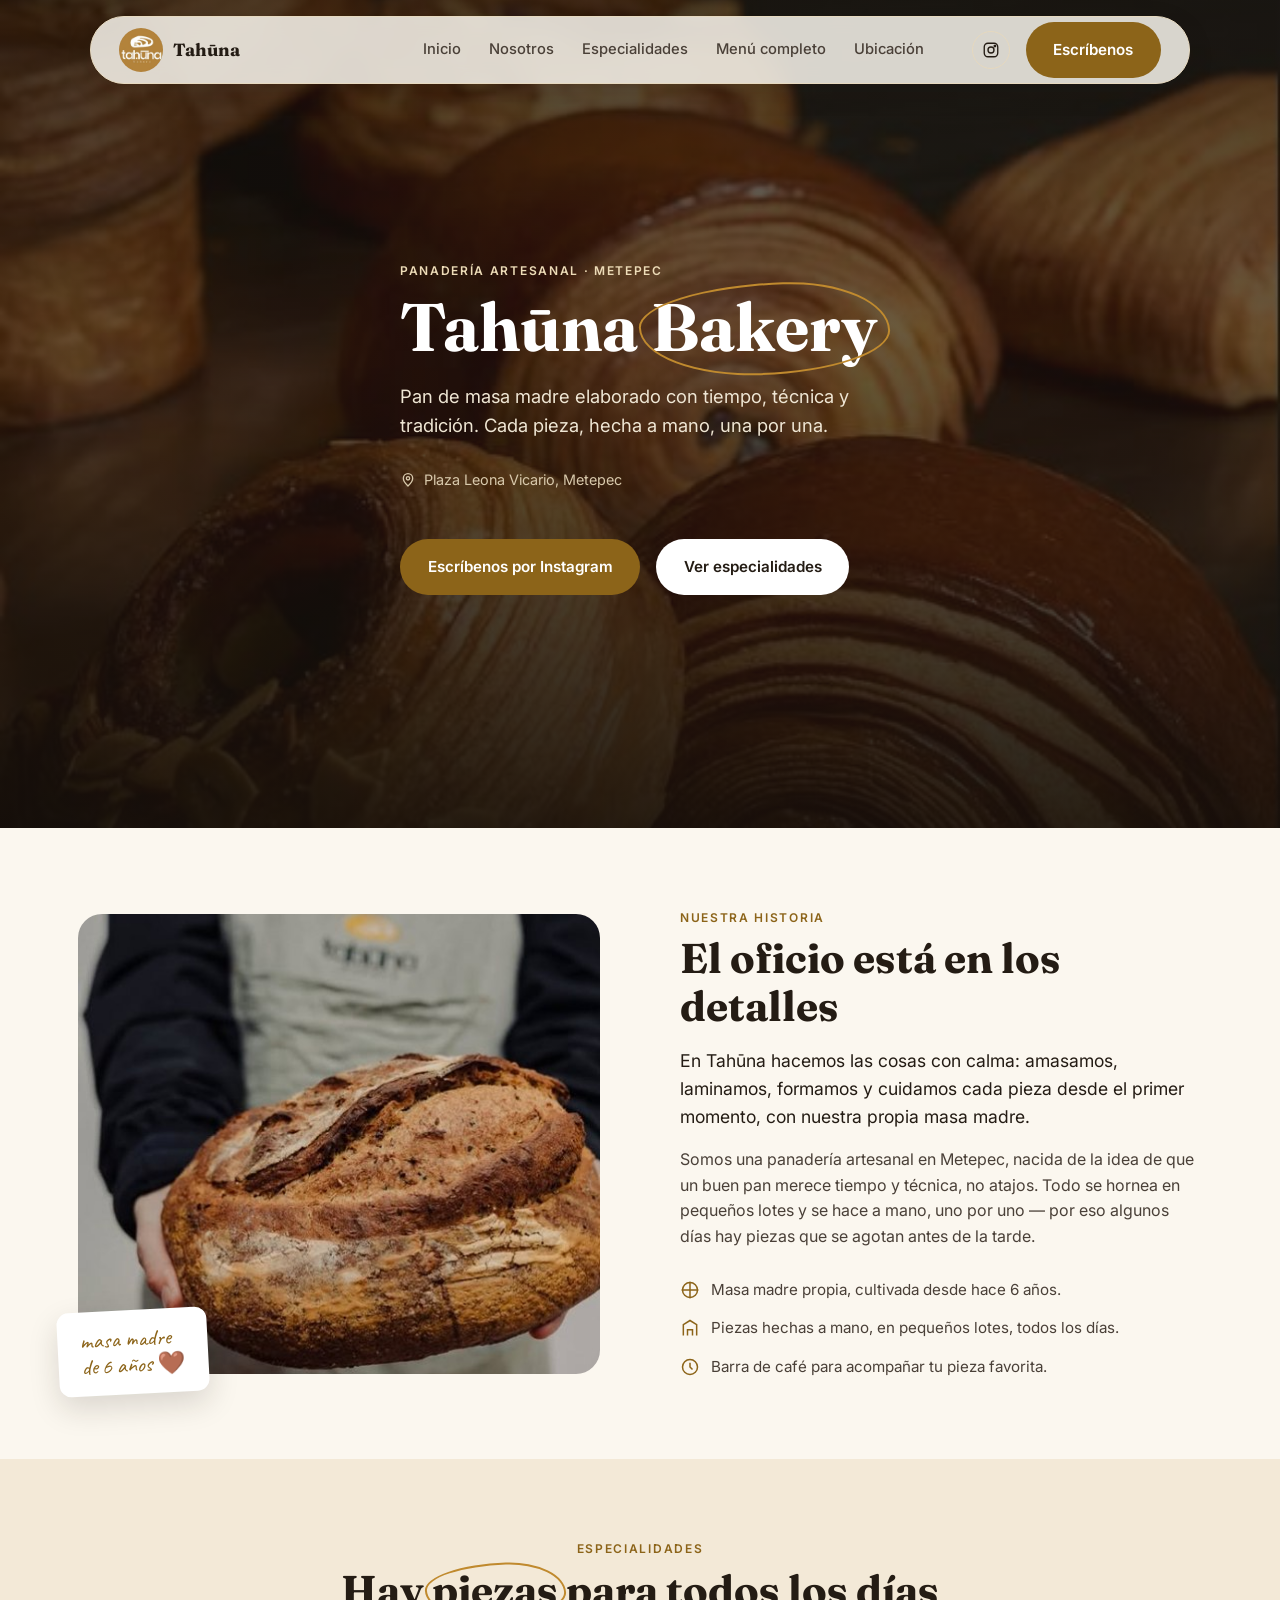
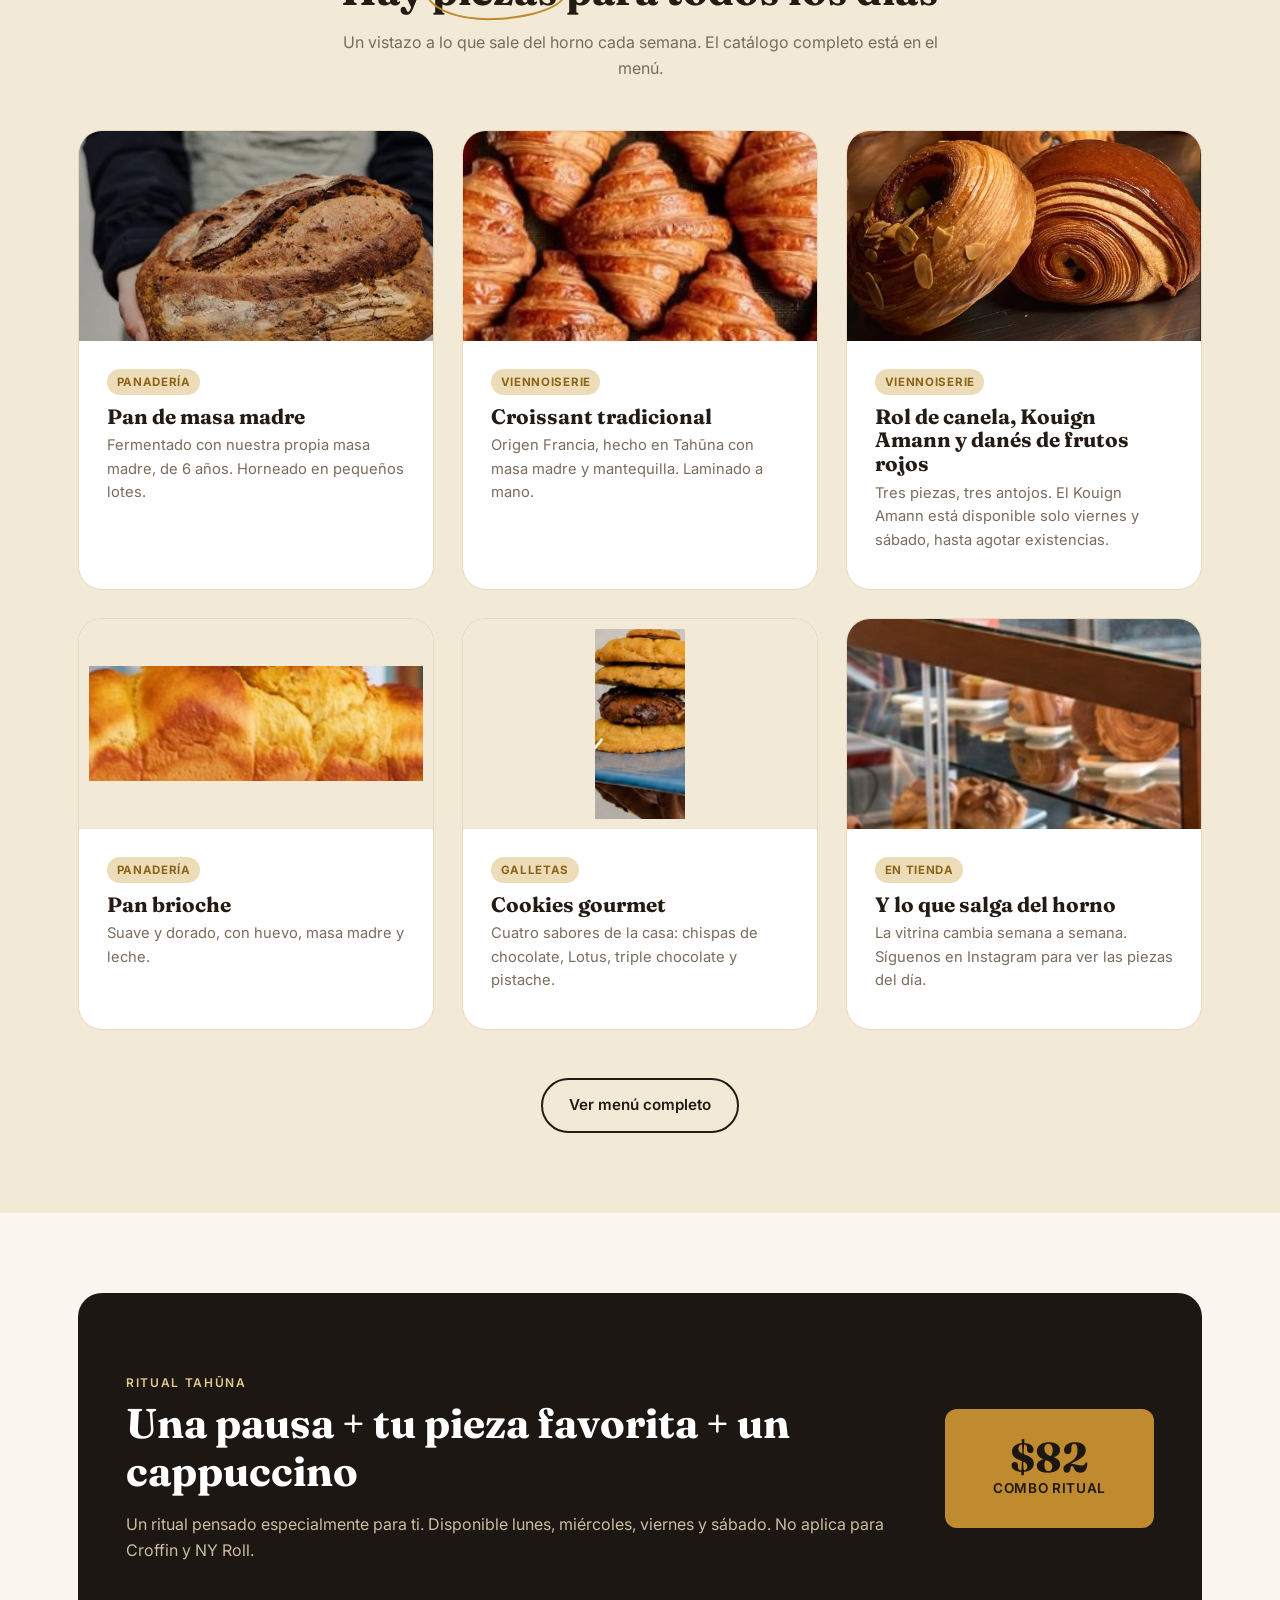
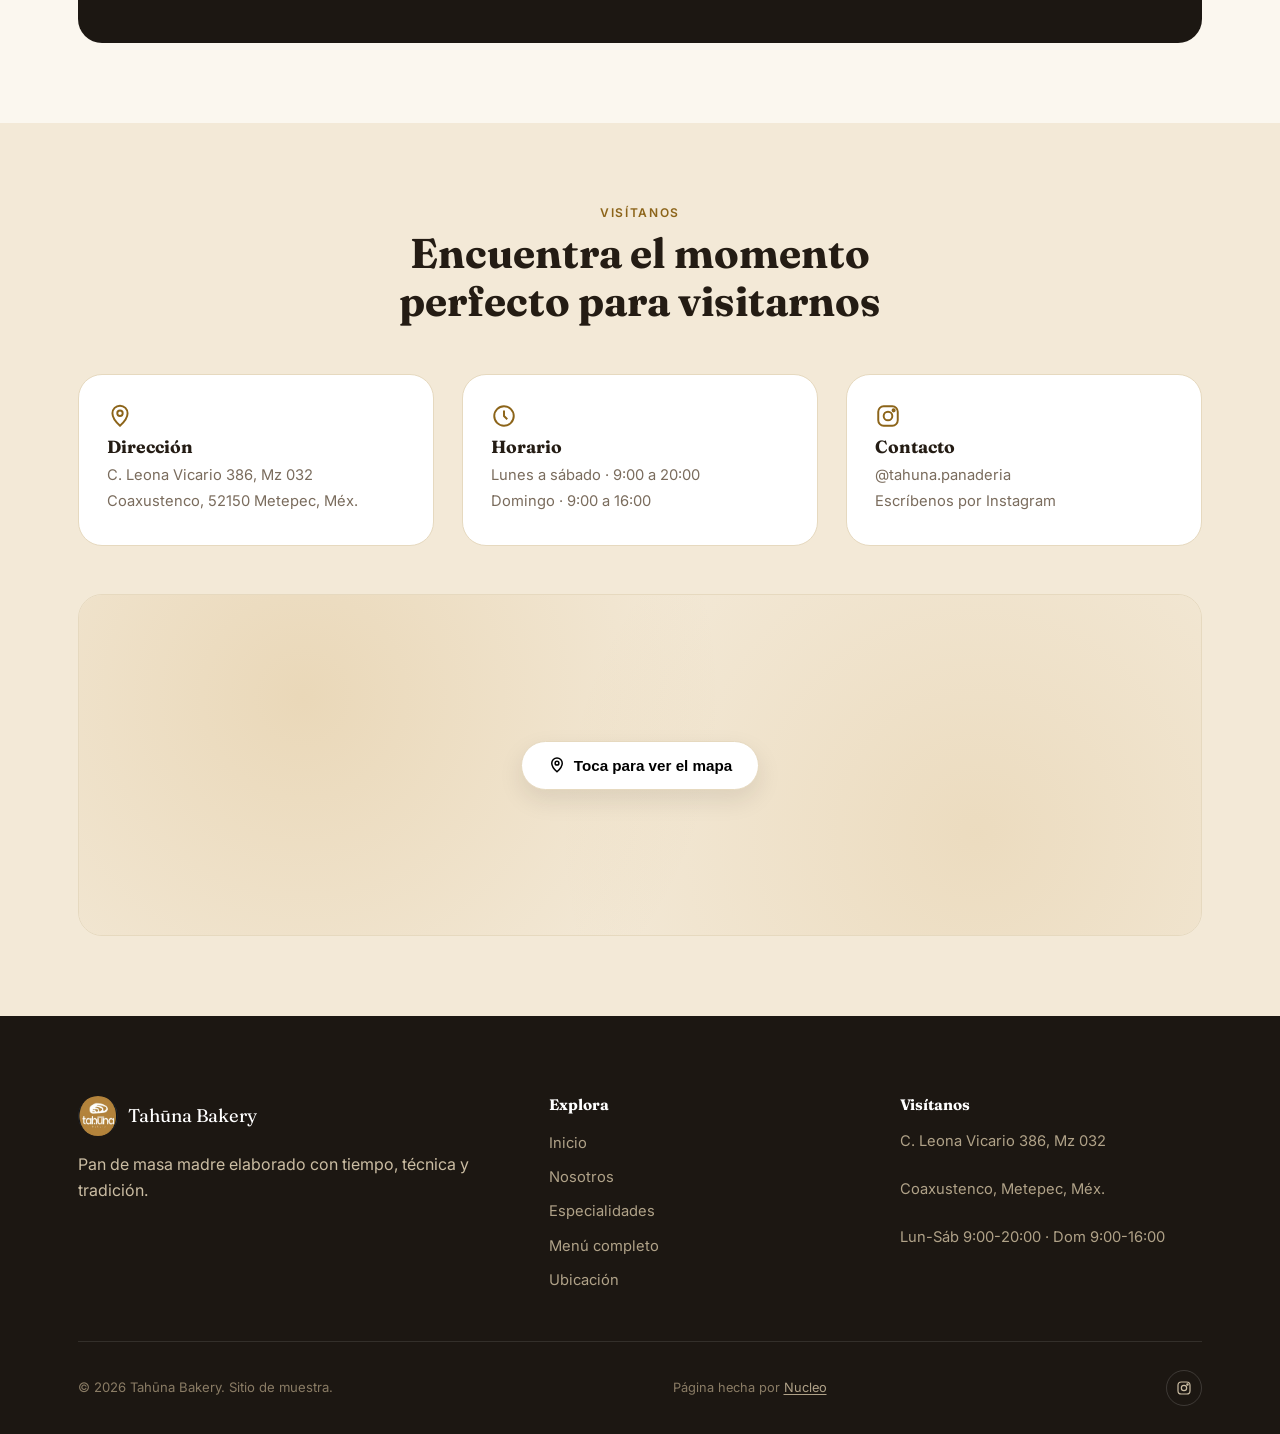
<file: index.html>
<meta charset="UTF-8">
<meta name="viewport" content="width=device-width, initial-scale=1.0">
<title>Tahūna Bakery — Panadería de Masa Madre en Metepec</title>

<link rel="preconnect" href="https://fonts.googleapis.com">
<link rel="preconnect" href="https://fonts.gstatic.com" crossorigin>
<link href="https://fonts.googleapis.com/css2?family=Fraunces:ital,wght@0,600;0,700;1,600&family=Inter:wght@400;500;600;700&family=Caveat:wght@600&display=swap" rel="stylesheet">

<meta name="description" content="Tahūna Bakery: pan de masa madre, viennoiserie y cookies artesanales hechos a mano en Plaza Leona Vicario, Metepec. Escríbenos por Instagram para pedidos.">

<link rel="canonical" href="https://tahuna-panaderia.a01771796.workers.dev/">

<meta property="og:type" content="website">
<meta property="og:site_name" content="Tahūna Bakery">
<meta property="og:title" content="Tahūna Bakery — Panadería de Masa Madre en Metepec">
<meta property="og:description" content="Pan de masa madre, viennoiserie y cookies artesanales hechos a mano en Metepec. Técnica y tradición en cada pieza.">
<meta property="og:url" content="https://tahuna-panaderia.a01771796.workers.dev/">
<meta property="og:image" content="https://tahuna-panaderia.a01771796.workers.dev/images/og-image.jpg">
<meta property="og:image:secure_url" content="https://tahuna-panaderia.a01771796.workers.dev/images/og-image.jpg">
<meta property="og:image:type" content="image/jpeg">
<meta property="og:image:width" content="1200">
<meta property="og:image:height" content="630">
<meta property="og:locale" content="es_MX">

<meta name="twitter:card" content="summary_large_image">
<meta name="twitter:title" content="Tahūna Bakery — Panadería de Masa Madre en Metepec">
<meta name="twitter:description" content="Pan de masa madre, viennoiserie y cookies artesanales hechos a mano en Metepec.">
<meta name="twitter:image" content="https://tahuna-panaderia.a01771796.workers.dev/images/og-image.jpg">

<link rel="icon" type="image/png" sizes="32x32" href="images/favicon-32.png">
<link rel="icon" type="image/png" sizes="64x64" href="images/favicon-64.png">
<link rel="apple-touch-icon" sizes="180x180" href="images/favicon-180.png">
<link rel="stylesheet" href="style.css">

<script type="application/ld+json">
{
  "@context": "https://schema.org",
  "@type": "Bakery",
  "name": "Tahūna Bakery",
  "image": "https://tahuna-panaderia.a01771796.workers.dev/images/og-image.jpg",
  "url": "https://tahuna-panaderia.a01771796.workers.dev/",
  "address": {
    "@type": "PostalAddress",
    "streetAddress": "C. Leona Vicario 386, Mz 032, Coaxustenco",
    "addressLocality": "Metepec",
    "addressRegion": "Estado de México",
    "postalCode": "52150",
    "addressCountry": "MX"
  },
  "geo": {
    "@type": "GeoCoordinates",
    "latitude": 19.2612492,
    "longitude": -99.6168241
  },
  "servesCuisine": ["Panadería", "Viennoiserie", "Café"],
  "openingHoursSpecification": [
    {
      "@type": "OpeningHoursSpecification",
      "dayOfWeek": ["Monday", "Tuesday", "Wednesday", "Thursday", "Friday", "Saturday"],
      "opens": "09:00",
      "closes": "20:00"
    },
    {
      "@type": "OpeningHoursSpecification",
      "dayOfWeek": ["Sunday"],
      "opens": "09:00",
      "closes": "16:00"
    }
  ],
  "sameAs": [
    "https://www.instagram.com/tahuna.panaderia/"
  ]
}
</script>

<body>

  <header class="site-header">
    <div class="container">
      <a href="#top" class="brand">
        <img src="images/logo.jpg" alt="Tahūna Bakery">
        <span>Tahūna</span>
      </a>

      <nav class="main-nav" id="main-nav">
        <ul class="nav-links">
          <li><a href="#top">Inicio</a></li>
          <li><a href="#nosotros">Nosotros</a></li>
          <li><a href="#catalogo">Especialidades</a></li>
          <li><a href="menu.html">Menú completo</a></li>
          <li><a href="#ubicacion">Ubicación</a></li>
        </ul>
        <div class="header-actions">
          <a class="social-icon" href="https://www.instagram.com/tahuna.panaderia/" target="_blank" rel="noopener" aria-label="Instagram de Tahūna Bakery">
            <svg viewBox="0 0 24 24" fill="none" stroke="currentColor" stroke-width="1.8"><rect x="3" y="3" width="18" height="18" rx="5"/><circle cx="12" cy="12" r="4"/><circle cx="17.2" cy="6.8" r="1"/></svg>
          </a>
          <a class="btn btn-primary" href="https://www.instagram.com/tahuna.panaderia/" target="_blank" rel="noopener">Escríbenos</a>
        </div>
      </nav>

      <button class="nav-toggle" id="nav-toggle" aria-expanded="false" aria-controls="main-nav" aria-label="Abrir menú">
        <span></span><span></span><span></span>
      </button>
    </div>
  </header>

  <main>

    <section class="hero" id="top">
      <img class="hero-bg" src="images/hero.jpg" alt="Selección de piezas de panadería artesanal Tahūna recién horneadas">
      <div class="container">
        <div class="hero-content">
          <span class="eyebrow">Panadería artesanal · Metepec</span>
          <h1>Tahūna <span class="doodle-word">Bakery</span></h1>
          <p class="hero-tagline">Pan de masa madre elaborado con tiempo, técnica y tradición. Cada pieza, hecha a mano, una por una.</p>
          <div class="hero-meta">
            <svg width="16" height="16" viewBox="0 0 24 24" fill="none" stroke="currentColor" stroke-width="2"><path d="M12 21s-7-6.2-7-11.5A7 7 0 0 1 19 9.5C19 14.8 12 21 12 21Z"/><circle cx="12" cy="9.5" r="2.5"/></svg>
            Plaza Leona Vicario, Metepec
          </div>
          <div class="hero-actions">
            <a class="btn btn-primary" href="https://www.instagram.com/tahuna.panaderia/" target="_blank" rel="noopener">Escríbenos por Instagram</a>
            <a class="btn btn-light" href="#catalogo">Ver especialidades</a>
          </div>
        </div>
      </div>
    </section>

    <section id="nosotros">
      <div class="container about-grid">
        <div class="about-media">
          <img src="images/sourdough.jpg" alt="Panadero de Tahūna Bakery sosteniendo una pieza de pan de masa madre recién horneada">
          <div class="about-badge">masa madre<br>de 6 años 🤎</div>
        </div>
        <div class="about-copy">
          <span class="eyebrow">Nuestra historia</span>
          <h2>El oficio está en los detalles</h2>
          <p class="lead">En Tahūna hacemos las cosas con calma: amasamos, laminamos, formamos y cuidamos cada pieza desde el primer momento, con nuestra propia masa madre.</p>
          <p>Somos una panadería artesanal en Metepec, nacida de la idea de que un buen pan merece tiempo y técnica, no atajos. Todo se hornea en pequeños lotes y se hace a mano, uno por uno — por eso algunos días hay piezas que se agotan antes de la tarde.</p>
          <ul class="about-facts">
            <li>
              <svg viewBox="0 0 24 24" fill="none" stroke="currentColor" stroke-width="1.8"><path d="M12 2v20M2 12h20"/><circle cx="12" cy="12" r="9"/></svg>
              Masa madre propia, cultivada desde hace 6 años.
            </li>
            <li>
              <svg viewBox="0 0 24 24" fill="none" stroke="currentColor" stroke-width="1.8"><path d="M4 21V8l8-5 8 5v13"/><path d="M9 21v-7h6v7"/></svg>
              Piezas hechas a mano, en pequeños lotes, todos los días.
            </li>
            <li>
              <svg viewBox="0 0 24 24" fill="none" stroke="currentColor" stroke-width="1.8"><circle cx="12" cy="12" r="9"/><path d="M12 7v5l3 3"/></svg>
              Barra de café para acompañar tu pieza favorita.
            </li>
          </ul>
        </div>
      </div>
    </section>

    <section class="section-panel" id="catalogo">
      <div class="container">
        <div class="section-head">
          <span class="eyebrow">Especialidades</span>
          <h2>Hay <span class="doodle-word">piezas</span> para todos los días</h2>
          <p>Un vistazo a lo que sale del horno cada semana. El catálogo completo está en el menú.</p>
        </div>

        <div class="catalog-grid">
          <article class="catalog-card">
            <div class="catalog-card-media">
              <img src="images/sourdough.jpg" alt="Pan de masa madre artesanal Tahūna">
            </div>
            <div class="catalog-card-body">
              <span class="catalog-tag">Panadería</span>
              <h3>Pan de masa madre</h3>
              <p>Fermentado con nuestra propia masa madre, de 6 años. Horneado en pequeños lotes.</p>
            </div>
          </article>

          <article class="catalog-card">
            <div class="catalog-card-media">
              <img src="images/croissant.jpg" alt="Croissants tradicionales Tahūna recién horneados">
            </div>
            <div class="catalog-card-body">
              <span class="catalog-tag">Viennoiserie</span>
              <h3>Croissant tradicional</h3>
              <p>Origen Francia, hecho en Tahūna con masa madre y mantequilla. Laminado a mano.</p>
            </div>
          </article>

          <article class="catalog-card">
            <div class="catalog-card-media">
              <img src="images/trio.jpg" alt="Piezas de viennoiserie Tahūna laminadas a mano">
            </div>
            <div class="catalog-card-body">
              <span class="catalog-tag">Viennoiserie</span>
              <h3>Rol de canela, Kouign Amann y danés de frutos rojos</h3>
              <p>Tres piezas, tres antojos. El Kouign Amann está disponible solo viernes y sábado, hasta agotar existencias.</p>
            </div>
          </article>

          <article class="catalog-card">
            <div class="catalog-card-media">
              <img src="images/brioche.jpg" alt="Pan brioche Tahūna, hecho con huevo, masa madre y leche" class="fit-contain">
            </div>
            <div class="catalog-card-body">
              <span class="catalog-tag">Panadería</span>
              <h3>Pan brioche</h3>
              <p>Suave y dorado, con huevo, masa madre y leche.</p>
            </div>
          </article>

          <article class="catalog-card">
            <div class="catalog-card-media">
              <img src="images/cookies.jpg" alt="Cookies gourmet Tahūna en capas, recién horneadas" class="fit-contain">
            </div>
            <div class="catalog-card-body">
              <span class="catalog-tag">Galletas</span>
              <h3>Cookies gourmet</h3>
              <p>Cuatro sabores de la casa: chispas de chocolate, Lotus, triple chocolate y pistache.</p>
            </div>
          </article>

          <article class="catalog-card">
            <div class="catalog-card-media">
              <img src="images/display-case.jpg" alt="Vitrina de Tahūna Bakery con piezas del día">
            </div>
            <div class="catalog-card-body">
              <span class="catalog-tag">En tienda</span>
              <h3>Y lo que salga del horno</h3>
              <p>La vitrina cambia semana a semana. Síguenos en Instagram para ver las piezas del día.</p>
            </div>
          </article>
        </div>

        <div class="catalog-cta">
          <a class="btn btn-secondary" href="menu.html">Ver menú completo</a>
        </div>
      </div>
    </section>

    <section>
      <div class="container">
        <div class="ritual">
          <div>
            <span class="eyebrow" style="color:#e3c98a">Ritual Tahūna</span>
            <h2>Una pausa + tu pieza favorita + un cappuccino</h2>
            <p>Un ritual pensado especialmente para ti. Disponible lunes, miércoles, viernes y sábado. No aplica para Croffin y NY Roll.</p>
          </div>
          <div class="ritual-price">
            <span class="amount">$82</span>
            <span class="label">combo ritual</span>
          </div>
        </div>
      </div>
    </section>

    <section class="section-panel" id="ubicacion">
      <div class="container">
        <div class="section-head">
          <span class="eyebrow">Visítanos</span>
          <h2>Encuentra el momento perfecto para visitarnos</h2>
        </div>

        <div class="location-grid">
          <div class="location-card">
            <svg viewBox="0 0 24 24" fill="none" stroke="currentColor" stroke-width="1.8"><path d="M12 21s-7-6.2-7-11.5A7 7 0 0 1 19 9.5C19 14.8 12 21 12 21Z"/><circle cx="12" cy="9.5" r="2.5"/></svg>
            <h3>Dirección</h3>
            <p>C. Leona Vicario 386, Mz 032</p>
            <p>Coaxustenco, 52150 Metepec, Méx.</p>
          </div>
          <div class="location-card">
            <svg viewBox="0 0 24 24" fill="none" stroke="currentColor" stroke-width="1.8"><circle cx="12" cy="12" r="9"/><path d="M12 7v5l3 3"/></svg>
            <h3>Horario</h3>
            <p>Lunes a sábado · 9:00 a 20:00</p>
            <p>Domingo · 9:00 a 16:00</p>
          </div>
          <div class="location-card">
            <svg viewBox="0 0 24 24" fill="none" stroke="currentColor" stroke-width="1.8"><rect x="3" y="3" width="18" height="18" rx="5"/><circle cx="12" cy="12" r="4"/><circle cx="17.2" cy="6.8" r="1"/></svg>
            <h3>Contacto</h3>
            <p><a href="https://www.instagram.com/tahuna.panaderia/" target="_blank" rel="noopener">@tahuna.panaderia</a></p>
            <p><a href="https://www.instagram.com/tahuna.panaderia/" target="_blank" rel="noopener">Escríbenos por Instagram</a></p>
          </div>
        </div>

        <div class="map-wrap">
          <div class="map-placeholder" id="map-placeholder">
            <button type="button" class="map-trigger" id="map-trigger">
              <svg width="18" height="18" viewBox="0 0 24 24" fill="none" stroke="currentColor" stroke-width="2"><path d="M12 21s-7-6.2-7-11.5A7 7 0 0 1 19 9.5C19 14.8 12 21 12 21Z"/><circle cx="12" cy="9.5" r="2.5"/></svg>
              Toca para ver el mapa
            </button>
          </div>
        </div>
      </div>
    </section>

  </main>

  <footer class="site-footer">
    <div class="container">
      <div class="footer-grid">
        <div>
          <div class="footer-brand">
            <img src="images/logo.jpg" alt="Tahūna Bakery">
            <span>Tahūna Bakery</span>
          </div>
          <p>Pan de masa madre elaborado con tiempo, técnica y tradición.</p>
        </div>
        <div class="footer-col">
          <h4>Explora</h4>
          <ul>
            <li><a href="#top">Inicio</a></li>
            <li><a href="#nosotros">Nosotros</a></li>
            <li><a href="#catalogo">Especialidades</a></li>
            <li><a href="menu.html">Menú completo</a></li>
            <li><a href="#ubicacion">Ubicación</a></li>
          </ul>
        </div>
        <div class="footer-col">
          <h4>Visítanos</h4>
          <ul>
            <li><p>C. Leona Vicario 386, Mz 032</p></li>
            <li><p>Coaxustenco, Metepec, Méx.</p></li>
            <li><p>Lun-Sáb 9:00-20:00 · Dom 9:00-16:00</p></li>
          </ul>
        </div>
      </div>
      <div class="footer-bottom">
        <span>© 2026 Tahūna Bakery. Sitio de muestra.</span>
        <span class="footer-credito">Página hecha por <a href="https://nucleoia.com.mx" target="_blank" rel="noopener">Nucleo</a></span>
        <div class="footer-social">
          <a href="https://www.instagram.com/tahuna.panaderia/" target="_blank" rel="noopener" aria-label="Instagram">
            <svg viewBox="0 0 24 24" fill="none" stroke="currentColor" stroke-width="1.8"><rect x="3" y="3" width="18" height="18" rx="5"/><circle cx="12" cy="12" r="4"/><circle cx="17.2" cy="6.8" r="1"/></svg>
          </a>
        </div>
      </div>
    </div>
  </footer>

  <script src="script.js"></script>
</body>
</file>
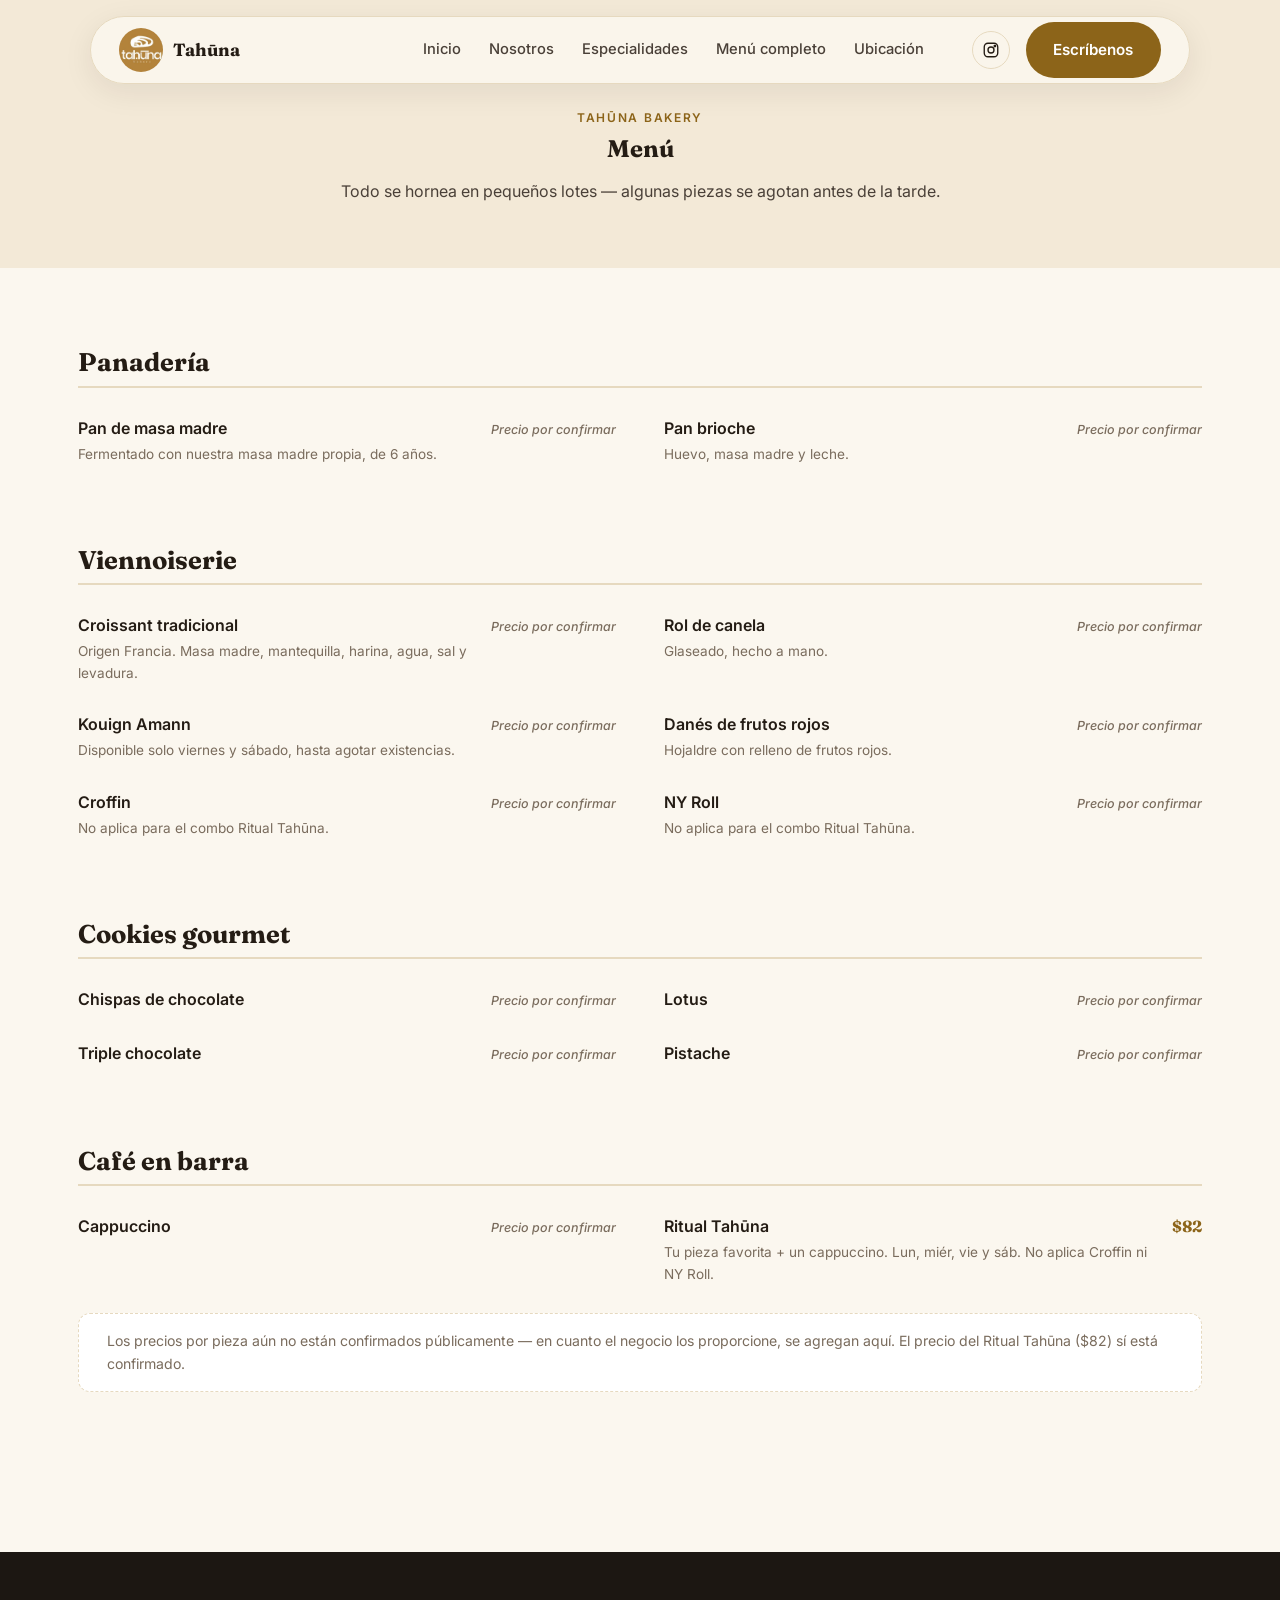
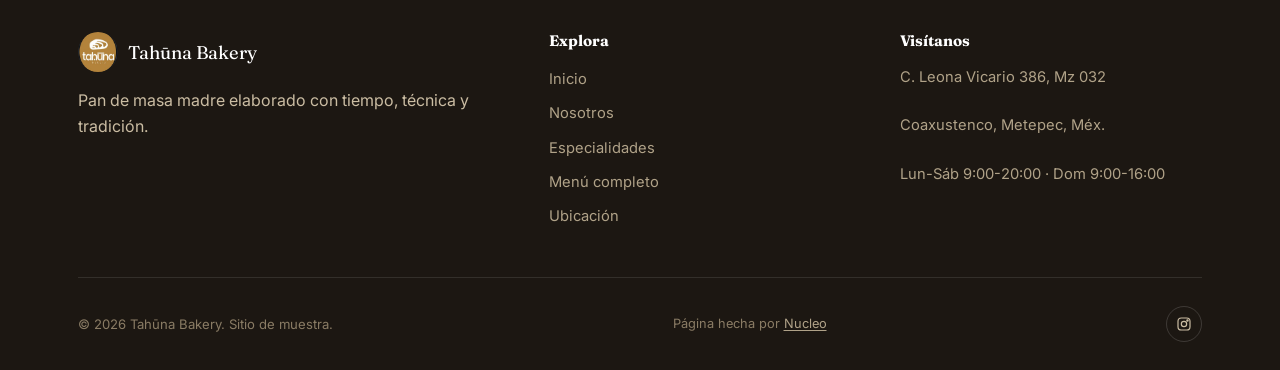
<file: menu.html>
<meta charset="UTF-8">
<meta name="viewport" content="width=device-width, initial-scale=1.0">
<title>Menú — Tahūna Bakery</title>

<link rel="preconnect" href="https://fonts.googleapis.com">
<link rel="preconnect" href="https://fonts.gstatic.com" crossorigin>
<link href="https://fonts.googleapis.com/css2?family=Fraunces:ital,wght@0,600;0,700;1,600&family=Inter:wght@400;500;600;700&family=Caveat:wght@600&display=swap" rel="stylesheet">

<meta name="description" content="Menú de Tahūna Bakery en Metepec: pan de masa madre, viennoiserie, cookies gourmet y café en barra. Escríbenos por Instagram para pedidos.">

<link rel="canonical" href="https://tahuna-panaderia.a01771796.workers.dev/menu.html">

<meta property="og:type" content="website">
<meta property="og:site_name" content="Tahūna Bakery">
<meta property="og:title" content="Menú — Tahūna Bakery">
<meta property="og:description" content="Pan de masa madre, viennoiserie, cookies gourmet y café en barra, hechos a mano en Metepec.">
<meta property="og:url" content="https://tahuna-panaderia.a01771796.workers.dev/menu.html">
<meta property="og:image" content="https://tahuna-panaderia.a01771796.workers.dev/images/og-image.jpg">
<meta property="og:image:secure_url" content="https://tahuna-panaderia.a01771796.workers.dev/images/og-image.jpg">
<meta property="og:image:type" content="image/jpeg">
<meta property="og:image:width" content="1200">
<meta property="og:image:height" content="630">
<meta property="og:locale" content="es_MX">

<meta name="twitter:card" content="summary_large_image">
<meta name="twitter:title" content="Menú — Tahūna Bakery">
<meta name="twitter:description" content="Pan de masa madre, viennoiserie, cookies gourmet y café en barra, hechos a mano en Metepec.">
<meta name="twitter:image" content="https://tahuna-panaderia.a01771796.workers.dev/images/og-image.jpg">

<link rel="icon" type="image/png" sizes="32x32" href="images/favicon-32.png">
<link rel="icon" type="image/png" sizes="64x64" href="images/favicon-64.png">
<link rel="apple-touch-icon" sizes="180x180" href="images/favicon-180.png">
<link rel="stylesheet" href="style.css">

<!--
  PENDIENTE: los precios individuales por pieza no están confirmados en el
  Instagram de @tahuna.panaderia (no los publican). El único precio real
  confirmado es el combo "Ritual Tahūna" ($82, pieza + cappuccino, ver post
  fijado / historia destacada). No se inventaron precios individuales — se
  muestran marcados como "Precio por confirmar" hasta que el negocio los
  proporcione.
-->

<body>

  <header class="site-header">
    <div class="container">
      <a href="index.html" class="brand">
        <img src="images/logo.jpg" alt="Tahūna Bakery">
        <span>Tahūna</span>
      </a>

      <nav class="main-nav" id="main-nav">
        <ul class="nav-links">
          <li><a href="index.html#top">Inicio</a></li>
          <li><a href="index.html#nosotros">Nosotros</a></li>
          <li><a href="index.html#catalogo">Especialidades</a></li>
          <li><a href="menu.html">Menú completo</a></li>
          <li><a href="index.html#ubicacion">Ubicación</a></li>
        </ul>
        <div class="header-actions">
          <a class="social-icon" href="https://www.instagram.com/tahuna.panaderia/" target="_blank" rel="noopener" aria-label="Instagram de Tahūna Bakery">
            <svg viewBox="0 0 24 24" fill="none" stroke="currentColor" stroke-width="1.8"><rect x="3" y="3" width="18" height="18" rx="5"/><circle cx="12" cy="12" r="4"/><circle cx="17.2" cy="6.8" r="1"/></svg>
          </a>
          <a class="btn btn-primary" href="https://www.instagram.com/tahuna.panaderia/" target="_blank" rel="noopener">Escríbenos</a>
        </div>
      </nav>

      <button class="nav-toggle" id="nav-toggle" aria-expanded="false" aria-controls="main-nav" aria-label="Abrir menú">
        <span></span><span></span><span></span>
      </button>
    </div>
  </header>

  <main>
    <section class="menu-hero">
      <div class="container">
        <span class="eyebrow">Tahūna Bakery</span>
        <h1>Menú</h1>
        <p>Todo se hornea en pequeños lotes — algunas piezas se agotan antes de la tarde.</p>
      </div>
    </section>

    <section>
      <div class="container">

        <div class="menu-category">
          <div class="menu-category-head">
            <h2>Panadería</h2>
          </div>
          <div class="menu-items">
            <div class="menu-item">
              <span class="menu-item-name">Pan de masa madre
                <span class="menu-item-desc">Fermentado con nuestra masa madre propia, de 6 años.</span>
              </span>
              <span class="menu-item-price pending">Precio por confirmar</span>
            </div>
            <div class="menu-item">
              <span class="menu-item-name">Pan brioche
                <span class="menu-item-desc">Huevo, masa madre y leche.</span>
              </span>
              <span class="menu-item-price pending">Precio por confirmar</span>
            </div>
          </div>
        </div>

        <div class="menu-category">
          <div class="menu-category-head">
            <h2>Viennoiserie</h2>
          </div>
          <div class="menu-items">
            <div class="menu-item">
              <span class="menu-item-name">Croissant tradicional
                <span class="menu-item-desc">Origen Francia. Masa madre, mantequilla, harina, agua, sal y levadura.</span>
              </span>
              <span class="menu-item-price pending">Precio por confirmar</span>
            </div>
            <div class="menu-item">
              <span class="menu-item-name">Rol de canela
                <span class="menu-item-desc">Glaseado, hecho a mano.</span>
              </span>
              <span class="menu-item-price pending">Precio por confirmar</span>
            </div>
            <div class="menu-item">
              <span class="menu-item-name">Kouign Amann
                <span class="menu-item-desc">Disponible solo viernes y sábado, hasta agotar existencias.</span>
              </span>
              <span class="menu-item-price pending">Precio por confirmar</span>
            </div>
            <div class="menu-item">
              <span class="menu-item-name">Danés de frutos rojos
                <span class="menu-item-desc">Hojaldre con relleno de frutos rojos.</span>
              </span>
              <span class="menu-item-price pending">Precio por confirmar</span>
            </div>
            <div class="menu-item">
              <span class="menu-item-name">Croffin
                <span class="menu-item-desc">No aplica para el combo Ritual Tahūna.</span>
              </span>
              <span class="menu-item-price pending">Precio por confirmar</span>
            </div>
            <div class="menu-item">
              <span class="menu-item-name">NY Roll
                <span class="menu-item-desc">No aplica para el combo Ritual Tahūna.</span>
              </span>
              <span class="menu-item-price pending">Precio por confirmar</span>
            </div>
          </div>
        </div>

        <div class="menu-category">
          <div class="menu-category-head">
            <h2>Cookies gourmet</h2>
          </div>
          <div class="menu-items">
            <div class="menu-item">
              <span class="menu-item-name">Chispas de chocolate</span>
              <span class="menu-item-price pending">Precio por confirmar</span>
            </div>
            <div class="menu-item">
              <span class="menu-item-name">Lotus</span>
              <span class="menu-item-price pending">Precio por confirmar</span>
            </div>
            <div class="menu-item">
              <span class="menu-item-name">Triple chocolate</span>
              <span class="menu-item-price pending">Precio por confirmar</span>
            </div>
            <div class="menu-item">
              <span class="menu-item-name">Pistache</span>
              <span class="menu-item-price pending">Precio por confirmar</span>
            </div>
          </div>
        </div>

        <div class="menu-category">
          <div class="menu-category-head">
            <h2>Café en barra</h2>
          </div>
          <div class="menu-items">
            <div class="menu-item">
              <span class="menu-item-name">Cappuccino</span>
              <span class="menu-item-price pending">Precio por confirmar</span>
            </div>
            <div class="menu-item">
              <span class="menu-item-name">Ritual Tahūna
                <span class="menu-item-desc">Tu pieza favorita + un cappuccino. Lun, miér, vie y sáb. No aplica Croffin ni NY Roll.</span>
              </span>
              <span class="menu-item-price">$82</span>
            </div>
          </div>
          <p class="menu-callout">Los precios por pieza aún no están confirmados públicamente — en cuanto el negocio los proporcione, se agregan aquí. El precio del Ritual Tahūna ($82) sí está confirmado.</p>
        </div>

      </div>
    </section>
  </main>

  <footer class="site-footer">
    <div class="container">
      <div class="footer-grid">
        <div>
          <div class="footer-brand">
            <img src="images/logo.jpg" alt="Tahūna Bakery">
            <span>Tahūna Bakery</span>
          </div>
          <p>Pan de masa madre elaborado con tiempo, técnica y tradición.</p>
        </div>
        <div class="footer-col">
          <h4>Explora</h4>
          <ul>
            <li><a href="index.html#top">Inicio</a></li>
            <li><a href="index.html#nosotros">Nosotros</a></li>
            <li><a href="index.html#catalogo">Especialidades</a></li>
            <li><a href="menu.html">Menú completo</a></li>
            <li><a href="index.html#ubicacion">Ubicación</a></li>
          </ul>
        </div>
        <div class="footer-col">
          <h4>Visítanos</h4>
          <ul>
            <li><p>C. Leona Vicario 386, Mz 032</p></li>
            <li><p>Coaxustenco, Metepec, Méx.</p></li>
            <li><p>Lun-Sáb 9:00-20:00 · Dom 9:00-16:00</p></li>
          </ul>
        </div>
      </div>
      <div class="footer-bottom">
        <span>© 2026 Tahūna Bakery. Sitio de muestra.</span>
        <span class="footer-credito">Página hecha por <a href="https://nucleoia.com.mx" target="_blank" rel="noopener">Nucleo</a></span>
        <div class="footer-social">
          <a href="https://www.instagram.com/tahuna.panaderia/" target="_blank" rel="noopener" aria-label="Instagram">
            <svg viewBox="0 0 24 24" fill="none" stroke="currentColor" stroke-width="1.8"><rect x="3" y="3" width="18" height="18" rx="5"/><circle cx="12" cy="12" r="4"/><circle cx="17.2" cy="6.8" r="1"/></svg>
          </a>
        </div>
      </div>
    </div>
  </footer>

  <script src="script.js"></script>
</body>
</file>
<file: style.css>
/* =========================================================
   Tahūna Bakery — design tokens
   Paleta tomada del logo real (@tahuna.panaderia): dorado mostaza,
   negro cálido, crema. Tipografía redefinida abajo.
   ========================================================= */
:root {
  --color-bg: #fbf7ef;
  --color-panel: #f3e9d7;
  --color-footer: #1c1712;
  --color-border: #e6d9bf;
  --color-heading: #241c14;
  --color-text: #4a4038;
  --color-text-soft: #7a6c5d;
  --color-white: #ffffff;

  --color-accent: #c08a2e;      /* decorativo, iconos, bordes — no usar en texto pequeño */
  --color-accent-dark: #8c6419; /* botones / links — contraste AA sobre claro y sobre blanco */
  --color-accent-soft: #eddcb8;

  --font-display: "Fraunces", "Georgia", serif;
  --font-body: "Inter", system-ui, -apple-system, sans-serif;
  --font-hand: "Caveat", "Segoe Print", cursive;

  --space-xs: 0.5rem;
  --space-sm: 1rem;
  --space-md: 1.75rem;
  --space-lg: 3rem;
  --space-xl: 5rem;

  --content-max: 1180px;
  --radius: 12px;
  --radius-lg: 24px;
  --transition: 0.25s ease;

  --header-gap: 1rem;
  --header-height: 68px;
  --header-clearance: calc(var(--header-height) + var(--header-gap) * 2 + 0.5rem);
}

* { box-sizing: border-box; }
html { scroll-behavior: smooth; }

body {
  margin: 0;
  background: var(--color-bg);
  color: var(--color-text);
  font-family: var(--font-body);
  line-height: 1.6;
  -webkit-font-smoothing: antialiased;
}

img { max-width: 100%; display: block; }

a { color: inherit; text-decoration: none; }

.container {
  max-width: var(--content-max);
  margin: 0 auto;
  padding: 0 var(--space-md);
}

h1, h2, h3, h4 {
  font-family: var(--font-display);
  color: var(--color-heading);
  line-height: 1.15;
  margin: 0 0 var(--space-sm);
}

h2 { font-size: clamp(1.9rem, 3.5vw, 2.6rem); }
h3 { font-size: 1.3rem; }

p { margin: 0 0 var(--space-sm); }

.eyebrow {
  display: inline-block;
  font-family: var(--font-body);
  font-weight: 600;
  letter-spacing: 0.14em;
  text-transform: uppercase;
  font-size: 0.75rem;
  color: var(--color-accent-dark);
  margin-bottom: var(--space-xs);
}

/* Trazo tipo marcador a mano, para resaltar una palabra clave en títulos */
.doodle-word {
  position: relative;
  display: inline-block;
}
.doodle-word::before {
  content: "";
  position: absolute;
  inset: -0.08em -0.18em -0.14em;
  border: 2px solid var(--color-accent);
  border-radius: 58% 42% 52% 48% / 44% 56% 44% 56%;
  transform: rotate(-2deg);
  pointer-events: none;
}

.btn {
  display: inline-flex;
  align-items: center;
  gap: 0.5rem;
  padding: 0.85rem 1.6rem;
  border-radius: 999px;
  font-weight: 600;
  font-size: 0.95rem;
  border: 2px solid transparent;
  cursor: pointer;
  transition: transform var(--transition), background var(--transition), border-color var(--transition), color var(--transition);
  white-space: nowrap;
}
.btn:hover { transform: translateY(-2px); }

.btn-primary {
  background: var(--color-accent-dark);
  color: var(--color-white);
}
.btn-primary:hover { background: #74500f; }

.btn-secondary {
  background: transparent;
  border-color: var(--color-heading);
  color: var(--color-heading);
}
.btn-secondary:hover { background: var(--color-heading); color: var(--color-white); }

.btn-light {
  background: var(--color-white);
  color: var(--color-heading);
}

/* =========================================================
   Header — pill flotante
   ========================================================= */
.site-header {
  position: fixed;
  top: var(--header-gap);
  left: 50%;
  transform: translateX(-50%);
  z-index: 100;
  width: calc(100% - 2rem);
  max-width: 1100px;
  height: var(--header-height);
  background: rgba(251, 247, 239, 0.85);
  backdrop-filter: blur(10px);
  -webkit-backdrop-filter: blur(10px);
  border: 1px solid var(--color-border);
  border-radius: 999px;
  box-shadow: 0 8px 30px rgba(36, 28, 20, 0.08);
}

.site-header .container {
  height: 100%;
  display: flex;
  align-items: center;
  justify-content: space-between;
  gap: var(--space-sm);
}

.brand {
  display: flex;
  align-items: center;
  gap: 0.6rem;
  font-family: var(--font-display);
  font-weight: 700;
  font-size: 1.1rem;
  color: var(--color-heading);
  flex-shrink: 0;
}
.brand img {
  width: 44px;
  height: 44px;
  border-radius: 50%;
  object-fit: cover;
}

.main-nav {
  display: flex;
  align-items: center;
  gap: var(--space-lg);
}
.nav-links {
  display: flex;
  gap: var(--space-md);
  list-style: none;
  margin: 0;
  padding: 0;
}
.nav-links a {
  font-size: 0.92rem;
  font-weight: 500;
  color: var(--color-text);
  transition: color var(--transition);
}
.nav-links a:hover { color: var(--color-accent-dark); }

.header-actions {
  display: flex;
  align-items: center;
  gap: var(--space-sm);
  flex-shrink: 0;
}

.social-icon {
  display: inline-flex;
  align-items: center;
  justify-content: center;
  width: 38px;
  height: 38px;
  border-radius: 50%;
  border: 1px solid var(--color-border);
  color: var(--color-heading);
  transition: background var(--transition), color var(--transition), border-color var(--transition);
}
.social-icon:hover { background: var(--color-heading); color: var(--color-white); border-color: var(--color-heading); }
.social-icon svg { width: 18px; height: 18px; }

.nav-toggle {
  display: none;
  width: 42px;
  height: 42px;
  border-radius: 50%;
  border: 1px solid var(--color-border);
  background: transparent;
  flex-direction: column;
  align-items: center;
  justify-content: center;
  gap: 5px;
  cursor: pointer;
}
.nav-toggle span {
  width: 18px;
  height: 2px;
  background: var(--color-heading);
  border-radius: 2px;
  transition: transform var(--transition), opacity var(--transition);
}
.nav-toggle[aria-expanded="true"] span:nth-child(1) { transform: translateY(7px) rotate(45deg); }
.nav-toggle[aria-expanded="true"] span:nth-child(2) { opacity: 0; }
.nav-toggle[aria-expanded="true"] span:nth-child(3) { transform: translateY(-7px) rotate(-45deg); }

@media (max-width: 860px) {
  .main-nav {
    position: fixed;
    top: calc(var(--header-clearance));
    left: 1rem;
    right: 1rem;
    background: var(--color-bg);
    border: 1px solid var(--color-border);
    border-radius: var(--radius-lg);
    box-shadow: 0 20px 40px rgba(36, 28, 20, 0.15);
    flex-direction: column;
    align-items: stretch;
    padding: var(--space-md);
    gap: var(--space-md);
    opacity: 0;
    visibility: hidden;
    transform: translateY(-8px);
    transition: opacity var(--transition), transform var(--transition), visibility var(--transition);
  }
  .main-nav.is-open {
    opacity: 1;
    visibility: visible;
    transform: translateY(0);
  }
  .nav-links {
    flex-direction: column;
    gap: var(--space-sm);
  }
  .nav-links a { display: block; padding: 0.4rem 0; font-size: 1.05rem; }
  .header-actions { flex-direction: column; align-items: stretch; }
  .header-actions .btn { justify-content: center; }
  .nav-toggle { display: flex; }
}

/* =========================================================
   Hero
   ========================================================= */
.hero {
  position: relative;
  min-height: 92vh;
  display: flex;
  align-items: center;
  padding-top: var(--header-clearance);
  color: var(--color-white);
  overflow: hidden;
  background: var(--color-footer);
}
.hero-bg {
  position: absolute;
  inset: 0;
  width: 100%;
  height: 100%;
  object-fit: cover;
  object-position: center 35%;
  opacity: 0.55;
}
.hero::after {
  content: "";
  position: absolute;
  inset: 0;
  background: linear-gradient(180deg, rgba(20, 15, 10, 0.55) 0%, rgba(20, 15, 10, 0.35) 40%, rgba(20, 15, 10, 0.85) 100%);
}
.hero .container { position: relative; z-index: 2; }
.hero-content { max-width: 620px; padding: var(--space-lg) 0; }
.hero .eyebrow { color: var(--color-accent-soft); }
.hero h1 {
  color: var(--color-white);
  font-size: clamp(2.6rem, 6vw, 4.2rem);
  margin-bottom: var(--space-sm);
}
.hero-tagline {
  font-size: 1.15rem;
  color: #efe6d4;
  max-width: 480px;
  margin-bottom: var(--space-md);
}
.hero-meta {
  display: flex;
  align-items: center;
  gap: 0.5rem;
  font-size: 0.9rem;
  color: #d8c9ac;
  margin-bottom: var(--space-lg);
}
.hero-actions { display: flex; flex-wrap: wrap; gap: var(--space-sm); }

/* =========================================================
   Secciones generales
   ========================================================= */
section { padding: var(--space-xl) 0; }
.section-panel { background: var(--color-panel); }

.section-head {
  max-width: 620px;
  margin: 0 auto var(--space-lg);
  text-align: center;
}
.section-head p { color: var(--color-text-soft); }

/* Nosotros */
.about-grid {
  display: grid;
  grid-template-columns: 1fr 1fr;
  gap: var(--space-xl);
  align-items: center;
}
.about-media { position: relative; }
.about-media img {
  border-radius: var(--radius-lg);
  width: 100%;
  height: 460px;
  object-fit: cover;
}
.about-badge {
  position: absolute;
  bottom: -1.25rem;
  left: -1.25rem;
  background: var(--color-white);
  border-radius: var(--radius);
  box-shadow: 0 12px 30px rgba(36, 28, 20, 0.15);
  padding: 1rem 1.4rem;
  max-width: 220px;
  font-family: var(--font-hand);
  font-size: 1.4rem;
  color: var(--color-accent-dark);
  line-height: 1.15;
  transform: rotate(-3deg);
}
.about-copy .lead { font-size: 1.1rem; color: var(--color-heading); }
.about-facts {
  list-style: none;
  margin: var(--space-md) 0 0;
  padding: 0;
  display: grid;
  gap: 0.9rem;
}
.about-facts li {
  display: flex;
  gap: 0.7rem;
  align-items: flex-start;
  font-size: 0.95rem;
  color: var(--color-text);
}
.about-facts svg {
  flex-shrink: 0;
  width: 20px;
  height: 20px;
  color: var(--color-accent-dark);
  margin-top: 2px;
}

/* Catálogo / especialidades */
.catalog-grid {
  display: grid;
  grid-template-columns: repeat(3, 1fr);
  gap: var(--space-md);
}
.catalog-card {
  background: var(--color-white);
  border: 1px solid var(--color-border);
  border-radius: var(--radius-lg);
  overflow: hidden;
  transition: transform var(--transition), box-shadow var(--transition);
}
.catalog-card:hover { transform: translateY(-4px); box-shadow: 0 16px 34px rgba(36, 28, 20, 0.12); }
.catalog-card-media { height: 210px; overflow: hidden; background: var(--color-panel); }
.catalog-card-media img { width: 100%; height: 100%; object-fit: cover; }
.catalog-card-media img.fit-contain { object-fit: contain; padding: 10px; }
.catalog-card-body { padding: var(--space-md); }
.catalog-card-body h3 { margin-bottom: 0.35rem; }
.catalog-card-body p { color: var(--color-text-soft); font-size: 0.92rem; margin-bottom: 0.5rem; }
.catalog-tag {
  display: inline-block;
  font-size: 0.72rem;
  font-weight: 700;
  letter-spacing: 0.06em;
  text-transform: uppercase;
  color: var(--color-accent-dark);
  background: var(--color-accent-soft);
  padding: 0.25rem 0.6rem;
  border-radius: 999px;
  margin-bottom: 0.6rem;
}

.catalog-cta { text-align: center; margin-top: var(--space-lg); }

/* Ritual callout */
.ritual {
  background: var(--color-footer);
  color: var(--color-white);
  border-radius: var(--radius-lg);
  padding: var(--space-xl) var(--space-lg);
  display: grid;
  grid-template-columns: 1fr auto;
  gap: var(--space-lg);
  align-items: center;
}
.ritual h2 { color: var(--color-white); }
.ritual p { color: #cbbda3; margin-bottom: 0; }
.ritual-price {
  text-align: center;
  background: var(--color-accent);
  color: var(--color-footer);
  border-radius: var(--radius);
  padding: var(--space-md) var(--space-lg);
}
.ritual-price .amount {
  display: block;
  font-family: var(--font-display);
  font-size: 2.6rem;
  font-weight: 700;
  line-height: 1;
}
.ritual-price .label { font-size: 0.85rem; font-weight: 600; text-transform: uppercase; letter-spacing: 0.05em; }

/* Ubicación */
.location-grid {
  display: grid;
  grid-template-columns: repeat(3, 1fr);
  gap: var(--space-md);
  margin-bottom: var(--space-lg);
}
.location-card {
  background: var(--color-white);
  border: 1px solid var(--color-border);
  border-radius: var(--radius-lg);
  padding: var(--space-md);
}
.location-card svg { width: 26px; height: 26px; color: var(--color-accent-dark); margin-bottom: var(--space-xs); }
.location-card h3 { margin-bottom: 0.4rem; font-size: 1.1rem; }
.location-card p { color: var(--color-text-soft); font-size: 0.92rem; margin-bottom: 0.2rem; }

.map-wrap {
  border-radius: var(--radius-lg);
  overflow: hidden;
  border: 1px solid var(--color-border);
}
.map-placeholder {
  height: 340px;
  display: flex;
  align-items: center;
  justify-content: center;
  background: var(--color-panel);
  background-image: radial-gradient(circle at 20% 30%, rgba(192, 138, 46, 0.18), transparent 45%), radial-gradient(circle at 80% 70%, rgba(192, 138, 46, 0.14), transparent 45%);
}
.map-trigger {
  background: var(--color-white);
  border: 1px solid var(--color-border);
  border-radius: 999px;
  padding: 0.9rem 1.6rem;
  font-weight: 600;
  font-size: 0.95rem;
  cursor: pointer;
  display: inline-flex;
  align-items: center;
  gap: 0.5rem;
  box-shadow: 0 10px 24px rgba(36, 28, 20, 0.1);
  transition: transform var(--transition);
}
.map-trigger:hover { transform: translateY(-2px); }
.map-wrap iframe { display: block; width: 100%; }

/* Footer */
.site-footer {
  background: var(--color-footer);
  color: #cbbda3;
  padding: var(--space-xl) 0 var(--space-md);
}
.footer-grid {
  display: grid;
  grid-template-columns: 1.4fr 1fr 1fr;
  gap: var(--space-lg);
  padding-bottom: var(--space-lg);
  border-bottom: 1px solid rgba(255, 255, 255, 0.1);
}
.footer-brand { display: flex; align-items: center; gap: 0.6rem; margin-bottom: var(--space-sm); }
.footer-brand img { width: 40px; height: 40px; border-radius: 50%; }
.footer-brand span { font-family: var(--font-display); font-size: 1.15rem; color: var(--color-white); }
.footer-col h4 { color: var(--color-white); font-size: 0.95rem; margin-bottom: var(--space-sm); }
.footer-col ul { list-style: none; margin: 0; padding: 0; display: grid; gap: 0.55rem; }
.footer-col a, .footer-col p { color: #b0a288; font-size: 0.92rem; }
.footer-col a:hover { color: var(--color-accent); }
.footer-bottom {
  padding-top: var(--space-md);
  display: flex;
  justify-content: space-between;
  align-items: center;
  flex-wrap: wrap;
  gap: 0.5rem;
  font-size: 0.82rem;
  color: #8a7c65;
}
.footer-social { display: flex; gap: 0.7rem; }
.footer-social a {
  width: 36px; height: 36px;
  border-radius: 50%;
  border: 1px solid rgba(255, 255, 255, 0.15);
  display: inline-flex; align-items: center; justify-content: center;
}
.footer-social svg { width: 16px; height: 16px; color: #cbbda3; }
.footer-social a:hover { background: var(--color-accent); border-color: var(--color-accent); }

/* =========================================================
   menu.html — categorías
   ========================================================= */
.menu-hero {
  padding-top: var(--header-clearance);
  padding-bottom: var(--space-lg);
  text-align: center;
  background: var(--color-panel);
}
.menu-category { margin-bottom: var(--space-xl); }
.menu-category-head {
  display: flex;
  align-items: baseline;
  justify-content: space-between;
  gap: var(--space-sm);
  border-bottom: 2px solid var(--color-border);
  padding-bottom: var(--space-xs);
  margin-bottom: var(--space-md);
}
.menu-category-head h2 { margin-bottom: 0; font-size: 1.6rem; }
.menu-category-note { font-size: 0.85rem; color: var(--color-text-soft); }
.menu-items { display: grid; grid-template-columns: 1fr 1fr; gap: var(--space-md) var(--space-lg); }
.menu-item { display: flex; justify-content: space-between; gap: var(--space-sm); align-items: baseline; }
.menu-item-name { font-weight: 600; color: var(--color-heading); }
.menu-item-desc { display: block; font-weight: 400; color: var(--color-text-soft); font-size: 0.85rem; margin-top: 0.15rem; }
.menu-item-price { font-family: var(--font-display); color: var(--color-accent-dark); font-weight: 700; white-space: nowrap; }
.menu-item-price.pending { font-family: var(--font-body); font-weight: 500; font-size: 0.78rem; color: var(--color-text-soft); font-style: italic; }

.menu-callout {
  background: var(--color-white);
  border: 1px dashed var(--color-border);
  border-radius: var(--radius);
  padding: var(--space-sm) var(--space-md);
  font-size: 0.88rem;
  color: var(--color-text-soft);
  margin-top: var(--space-md);
}

/* =========================================================
   Responsive
   ========================================================= */
@media (max-width: 980px) {
  .about-grid { grid-template-columns: 1fr; }
  .about-media img { height: 340px; }
  .catalog-grid { grid-template-columns: repeat(2, 1fr); }
  .location-grid { grid-template-columns: 1fr 1fr; }
  .footer-grid { grid-template-columns: 1fr 1fr; }
  .ritual { grid-template-columns: 1fr; text-align: center; }
}

@media (max-width: 640px) {
  section { padding: var(--space-lg) 0; }
  .catalog-grid { grid-template-columns: 1fr; }
  .location-grid { grid-template-columns: 1fr; }
  .footer-grid { grid-template-columns: 1fr; gap: var(--space-md); }
  .footer-bottom { flex-direction: column; align-items: flex-start; }
  .hero { min-height: 100vh; }
  .hero-actions { flex-direction: column; align-items: stretch; }
  .hero-actions .btn { justify-content: center; }
  .ritual-price { padding: var(--space-md); }
  .ritual-price .amount { font-size: 2.2rem; }
  .menu-items { grid-template-columns: 1fr; }
  .about-badge { position: static; transform: none; margin-top: var(--space-sm); }
}

@media (max-width: 400px) {
  .container { padding: 0 var(--space-sm); }
  .brand span { display: none; }
  h2 { font-size: 1.6rem; }
}

/* Crédito de Nucleo: obligatorio en todo sitio (demo o vendido); solo se quita si Luis lo indica para ese cliente. */
.footer-credito { font-size: 0.8rem; margin-top: 0.5rem; }
.footer-credito a { color: inherit; text-decoration: underline; text-underline-offset: 2px; }
.footer-credito a:hover { opacity: 0.8; }
.footer-bottom .footer-credito { margin: 0; }
.footer-credito a { color: #b0a288; } /* más claro que el © del pie: pasa contraste AA */
</file>
